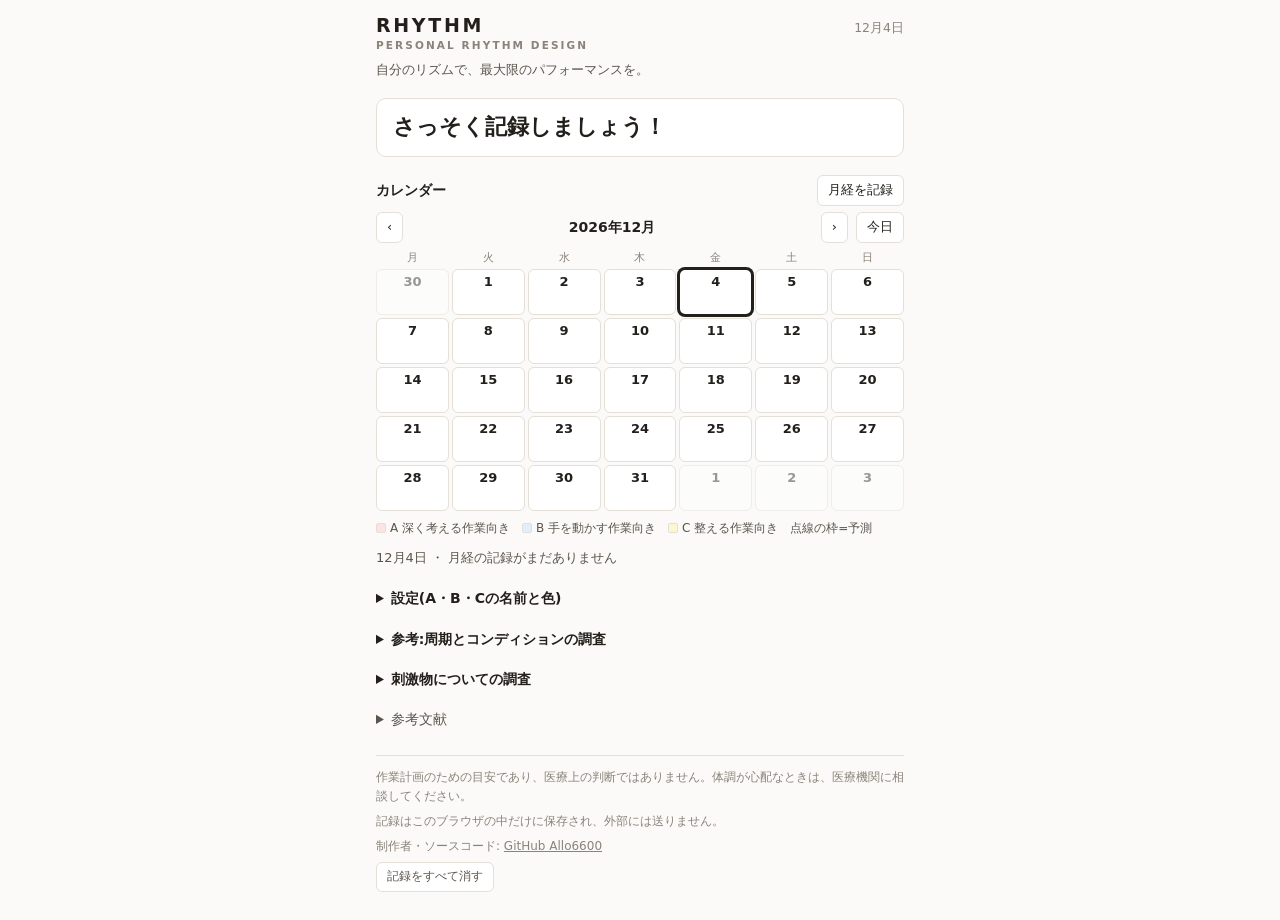
<file: extension/panel.html>
<!doctype html>
<html lang="ja">
<head>
<meta charset="utf-8">
<meta name="viewport" content="width=device-width,initial-scale=1">
<title>RHYTHM</title>
<link rel="stylesheet" href="panel.css">
</head>
<body>
<main>
  <header>
    <div>
      <h1>RHYTHM</h1>
      <div class="sub2">PERSONAL RHYTHM DESIGN</div>
    </div>
    <span id="today" class="muted"></span>
  </header>
  <p class="tagline">自分のリズムで、最大限のパフォーマンスを。</p>

  <section id="now" aria-live="polite"></section>

  <section id="feelBox" hidden>
    <h2>今日の体調</h2>
    <div class="seg" id="feel" role="group" aria-label="今日の体調">
      <button type="button" data-f="light">軽い</button>
      <button type="button" data-f="normal">ふつう</button>
      <button type="button" data-f="heavy">重い</button>
    </div>
  </section>

  <section id="advice"></section>

  <section>
    <div class="row">
      <h2>カレンダー</h2>
      <button type="button" id="recBtn" class="btn" aria-pressed="false">月経を記録</button>
    </div>
    <p id="recHint" class="hint" hidden aria-live="polite"></p>
    <div class="row nav">
      <button type="button" class="btn" id="prev" aria-label="前の月">‹</button>
      <strong id="monthTitle"></strong>
      <button type="button" class="btn" id="next" aria-label="次の月">›</button>
      <button type="button" class="btn" id="goToday">今日</button>
    </div>
    <div id="cal" class="cal"></div>
    <div class="legend" id="legend"></div>
    <div id="detail" class="detail"></div>
  </section>

  <section>
    <details class="set">
      <summary>設定(A・B・Cの名前と色)</summary>
      <div class="row sethead">
        <p class="muted">記号・名前・色を、自分の使いやすい形に変えられます。</p>
        <button type="button" id="setReset" class="btn small">もとに戻す</button>
      </div>
      <div id="setRows"></div>
      <div class="setrow calrow" id="calRow" hidden>
        <span class="calname" id="calLbl">色をGoogleカレンダーに反映する</span>
        <button type="button" id="calSync" class="btn calbtn" role="switch" aria-checked="false" aria-labelledby="calLbl">OFF</button>
      </div>
      <p class="muted" id="calHint" hidden>ONにすると、Googleカレンダーの月表示で、日付の背景がA・B・Cの色になります(予定は変わりません)。ONにするとき、calendar.google.com を開く許可を求められます。</p>

      <div class="phtbl-wrap">
        <table class="phtbl">
          <caption>時期ごとの状態と設計案</caption>
          <thead><tr><th scope="col">時期</th><th scope="col">状態</th><th scope="col">設計案</th></tr></thead>
          <tbody>
            <tr class="rA"><th scope="row">A 卵胞期</th><td>月経開始から排卵まで(長さは可変)。前半は月経中の症状が残ったり、後半は一時的な下腹部痛が出たりする人もいる。<sup class="rf">3</sup></td><td><ul><li>新しい学習や難しい作業を置く。</li><li>強度を上げる運動を入れる。</li><li>気分が上向く日に人と会う予定を入れる。</li></ul></td></tr>
            <tr class="rB"><th scope="row">B 黄体期</th><td>排卵後から次の月経まで(平均12.4日、幅7〜17日)。排卵後に基礎体温が0.2〜0.3℃ほど上がり、高めに続く。<sup class="rf">12</sup>月経前の5日間に、PMS症状が出る人がいる。<sup class="rf">3, 4</sup></td><td><ul><li>難しい作業は、月経の約1週間前までに前倒しする。</li><li>珈琲は1杯まで(個人用の目安。医学的な上限ではありません)。</li><li>月経前はいらだちや不安が出る日があると予告しておく。</li></ul></td></tr>
            <tr class="rC"><th scope="row">C 月経期</th><td>出血のある期間(アプリの記録データでは平均約4日、中央値4日)。<sup class="rf">13</sup>腹痛、腰痛、頭痛、疲れ、睡眠や胃腸の変化が出る人もいる。痛みは、開始の約24時間後にピークになる。<sup class="rf">5</sup></td><td><ul><li>予定変更しやすい作業単位を選ぶ。</li><li>痛みの出ない範囲で、軽い運動にする。</li><li>炭酸は控えてHOTドリンクにする。</li></ul></td></tr>
          </tbody>
        </table>
      </div>
    </details>
  </section>

  <section>
    <details class="set">
      <summary>参考:周期とコンディションの調査</summary>
      <div class="info" role="group" aria-label="周期とコンディションの調査">
        <p class="muted">「良い・やや良い」と答えた人の割合(JISS利用の女性アスリート233名。元の図の「良い」と「やや良い」を合算)<sup class="rf">8</sup></p>
        <div class="ph"><span class="m">月経期</span><span class="f">卵胞期(初期に月経期を含む)</span><span class="l">黄体期</span></div>
        <div class="cols">
          <div style="--v:15.4"><b>15.4%</b><i></i><span>月経期</span></div>
          <div class="peak" style="--v:29.2"><b>29.2%</b><i></i><span>月経終了後<br>約1週間</span></div>
          <div style="--v:15.9"><b>15.9%</b><i></i><span>月経間の中間<br>排卵前後</span></div>
          <div class="low" style="--v:9.9"><b>9.9%</b><i></i><span>次の月経前<br>約1週間</span></div>
        </div>
        <p class="take"><strong>月経終了後の約1週間</strong>がもっとも高く、月経前の約1週間が最も低い結果でした。</p>

        <h3>別の調査:最も調子がよい時期(トップアスリート630名)<sup class="rf">6</sup></h3>
        <div class="hb">
          <div class="top" style="--v:54.6"><span>月経後数日</span><i></i><b>54.6%</b></div>
          <div class="top" style="--v:21.9"><span>月経終了直後</span><i></i><b>21.9%</b></div>
          <div style="--v:8.4"><span>月経中</span><i></i><b>8.4%</b></div>
          <div style="--v:6.0"><span>黄体期</span><i></i><b>6.0%</b></div>
          <div class="none" style="--v:9.1"><span>周期と関係なし</span><i></i><b>9.1%</b></div>
        </div>
        <p class="take">「月経後」の2つを合わせると <strong>76.5%</strong>。</p>
        <p class="note">上段は調査の表現を平均的な周期の上に大まかに置いたもので、毎日の連続測定ではありません。個人差が大きいので、自分の記録とあわせて目安にしてください。</p>
      </div>
    </details>
  </section>

  <section>
    <details class="set">
      <summary>刺激物についての調査</summary>
      <div class="info">
        <h3>コーヒー</h3>
        <div class="grid">
          <div class="grp"><h4><em class="up">リスク↑</em></h4>
            <ul class="pts">
              <li>カフェインの多量摂取は、月経痛のリスク因子でした(大学生のメタ分析、オッズ比2.08)。<sup class="rf">1</sup></li>
              <li>1日3杯超のコーヒーは、月経痛と関連しました(女性医学生498名、調整オッズ比3.25、ただし信頼区間が広い 1.32〜8.04)。<sup class="rf">7</sup></li>
              <li>1日1杯超のコーヒーは、PMSと関連しました(タイの看護師423名、オッズ比2.32)。<sup class="rf">9</sup></li>
            </ul></div>
          <div class="grp"><h4><em class="mix">個人差大</em></h4>
            <ul class="pts">
              <li>コーヒーを飲む人は、中等度〜重度の月経痛が少ない傾向でした(中国の女子大学生、オッズ比0.45)。<sup class="rf">2</sup></li>
            </ul></div>
          <div class="grp"><h4><em class="hyp">参考</em></h4>
            <ul class="pts">
              <li>カフェインを除いたコーヒーでも、胃酸の分泌と血中のガストリンが高まりました(健康な男性8名の実験)。コーヒーをよく飲む人40名の試験では、唾液中のガストリンが一時的に上がりましたが、自己申告の胃腸症状への影響は見られませんでした。<sup class="rf">10, 11</sup></li>
            </ul></div>
          <div class="grp"><h4><em class="gap">未確認</em></h4>
            <ul class="pts">
              <li>月経に特化した胃腸症状の研究は、確認できていません。</li>
            </ul></div>
        </div>

        <h3>ほかの刺激物</h3>
        <div class="grid">
          <div class="grp"><h4><em class="up">リスク↑</em></h4>
            <ul class="pts">
              <li>冷たい飲み物は、月経痛のリスク因子でした(同じメタ分析、オッズ比1.72)。<sup class="rf">1</sup></li>
              <li>炭酸飲料は、月経痛のリスク因子でした(中国の女子大学生、オッズ比1.24)。摂取の頻度が高いほど、痛みが重いという関連も見られました。<sup class="rf">2</sup></li>
            </ul></div>
                    <div class="grp"><h4><em class="hyp">参考</em></h4>
            <ul class="pts">
              <li>辛味は、胃腸が過敏な一部の人で、胸やけや腹部の不快感を誘発することがあります(個人差が大きく、月経に特化した証拠ではありません)。<sup class="rf">14, 15</sup></li>
            </ul></div>
          <div class="grp"><h4><em class="gap">未確認</em></h4>
            <ul class="pts">
              <li>辛い食べ物・アルコールと月経痛の関連を示す研究は、確認できていません。</li>
            </ul></div>
        </div>
        <p class="note">オッズ比は、1より大きいほど「その習慣のある人で起こりやすい」という目安です(1より小さいと、起こりにくい)。すべて観察研究で、因果は確認されていません。</p>
      </div>
    </details>
  </section>

  <section>
    <details class="set plain">
      <summary>参考文献</summary>
      <ol class="refl">
        <li>Liu J, ほか. Study on the influencing factors of primary dysmenorrhea in female college students: systematic review and meta-analysis. Medicine (Baltimore) 2024. <a href="https://www.ncbi.nlm.nih.gov/pmc/articles/PMC11631030/" target="_blank" rel="noopener noreferrer">PMC11631030</a></li>
        <li>Wang L, ほか. Associations between soft drinks intake and primary dysmenorrhea among Chinese undergraduate female students. Scientific Reports 2024. <a href="https://doi.org/10.1038/s41598-024-71802-8" target="_blank" rel="noopener noreferrer">doi:10.1038/s41598-024-71802-8</a></li>
        <li>Bull JR, ほか. Real-world menstrual cycle characteristics of more than 600,000 menstrual cycles. npj Digital Medicine 2019. <a href="https://www.nature.com/articles/s41746-019-0152-7" target="_blank" rel="noopener noreferrer">nature.com</a></li>
        <li>PMS(月経前症候群)の診断基準の解説(ACOG基準). <a href="https://pmc.ncbi.nlm.nih.gov/articles/PMC4890701/" target="_blank" rel="noopener noreferrer">PMC4890701</a></li>
        <li>月経痛. MSDマニュアル家庭版. <a href="https://www.msdmanuals.com/home/women-s-health-issues/menstrual-disorders-and-abnormal-uterine-bleeding/menstrual-cramps" target="_blank" rel="noopener noreferrer">msdmanuals.com</a></li>
        <li>国立スポーツ科学センター(JISS). Health Management for Female Athletes Ver.3, 2018(図13, トップアスリート630名). <a href="https://www.jpnsport.go.jp/hpsc/study/publication/fdgpo20000000hsp-att/HMFAver3.pdf" target="_blank" rel="noopener noreferrer">PDF</a></li>
        <li>Adem MU, ほか. Primary dysmenorrhea among female medical students at Haramaya university: a cross sectional study in Harar, Eastern Ethiopia. Scientific Reports 2025. <a href="https://doi.org/10.1038/s41598-025-23680-x" target="_blank" rel="noopener noreferrer">doi:10.1038/s41598-025-23680-x</a></li>
        <li>日本スポーツ振興センター. 女性アスリートのためのコンディショニングブック(JISS利用の女性アスリート233名). <a href="https://www.jpnsport.go.jp/hpsc/study/publication/female_conditioning.html" target="_blank" rel="noopener noreferrer">jpnsport.go.jp</a></li>
        <li>Chayachinda C, ほか. Premenstrual syndrome in Thai nurses(看護師423名). J Psychosom Obstet Gynaecol 2008. <a href="https://pubmed.ncbi.nlm.nih.gov/18608818/" target="_blank" rel="noopener noreferrer">PubMed 18608818</a></li>
        <li>Feldman EJ, ほか. Gastric acid and gastrin response to decaffeinated coffee and a peptone meal. JAMA 1981. <a href="https://pubmed.ncbi.nlm.nih.gov/6894624/" target="_blank" rel="noopener noreferrer">PubMed 6894624</a></li>
        <li>Papakonstantinou E, ほか. Acute effects of coffee consumption on self-reported gastrointestinal symptoms, blood pressure and stress indices in healthy individuals. Nutr J 2016. <a href="https://pmc.ncbi.nlm.nih.gov/articles/PMC4791892/" target="_blank" rel="noopener noreferrer">PMC4791892</a></li>
        <li>Schmalenberger KM, ほか. How to study the menstrual cycle: Practical tools and recommendations. Psychoneuroendocrinology 2021. <a href="https://pmc.ncbi.nlm.nih.gov/articles/PMC8363181/" target="_blank" rel="noopener noreferrer">PMC8363181</a></li>
        <li>Li K, ほか. Characterizing physiological and symptomatic variation in menstrual cycles using self-tracked mobile-health data(37.8万人). npj Digital Medicine 2020. <a href="https://pmc.ncbi.nlm.nih.gov/articles/PMC7250828/" target="_blank" rel="noopener noreferrer">PMC7250828</a></li>
        <li>Führer M, ほか. A placebo-controlled trial of an oral capsaicin load in patients with functional dyspepsia. Neurogastroenterol Motil 2011. <a href="https://pubmed.ncbi.nlm.nih.gov/21883698/" target="_blank" rel="noopener noreferrer">PubMed 21883698</a></li>
        <li>Patcharatrakul T, ほか. Acute effects of red chili on gastric accommodation and upper gastrointestinal symptoms in healthy volunteers and GERD patients. Nutrients 2020. <a href="https://pubmed.ncbi.nlm.nih.gov/33291700/" target="_blank" rel="noopener noreferrer">PubMed 33291700</a></li>
      </ol>
    </details>
  </section>

  <footer>
    <p id="cycleNote" hidden></p>
    <p>作業計画のための目安であり、医療上の判断ではありません。体調が心配なときは、医療機関に相談してください。</p>
    <p>記録はこのブラウザの中だけに保存され、外部には送りません。</p>
    <p>制作者・ソースコード: <a href="https://github.com/Allo6600/today-state-share" target="_blank" rel="noopener noreferrer">GitHub Allo6600</a></p>
    <button type="button" id="wipe" class="btn small">記録をすべて消す</button>
  </footer>
</main>
<script src="core.js"></script>
<script src="panel.js"></script>
</body>
</html>
</file>
<file: extension/panel.css>
:root{
  --bg:#fbfaf8;--panel:#ffffff;--ink:#23201c;--ink-2:#5b554d;--ink-3:#8a8379;--line:#e4dfd7;
  --za:#e53935;--zb:#42a5f5;--zc:#fdd835;--zas:#fbe4e3;--zbs:#e1effd;--zcs:#fdf6cf;--today:#23201c;
}
@media (prefers-color-scheme:dark){
  :root:not([data-theme="light"]){
    --bg:#171512;--panel:#1f1c18;--ink:#f1ede6;--ink-2:#b9b2a7;--ink-3:#8d867b;--line:#38332c;
    --zas:#4a2523;--zbs:#1d3550;--zcs:#4b4318;--today:#f1ede6;
  }
}
*{box-sizing:border-box}
body{margin:0;background:var(--bg);color:var(--ink);font:14px/1.6 system-ui,-apple-system,"Hiragino Sans","Yu Gothic UI","Meiryo",sans-serif}
main{padding:14px 16px 28px;max-width:560px;margin:0 auto}
header{display:flex;align-items:baseline;justify-content:space-between;gap:8px;margin-bottom:6px}
h1{font-size:17px;margin:0}
h2{font-size:14px;margin:0}
section{margin:18px 0}
.muted{color:var(--ink-3);font-size:12.5px}
.row{display:flex;align-items:center;gap:8px;justify-content:space-between;margin-bottom:6px}
.nav{justify-content:flex-start}.nav strong{flex:1;text-align:center}
.btn{font:inherit;font-size:13px;background:var(--panel);color:var(--ink);border:1px solid var(--line);border-radius:6px;padding:4px 10px;cursor:pointer}
.btn:hover{border-color:var(--ink-2)}
.btn[aria-pressed=true]{background:var(--ink);color:var(--bg)}
.btn.small{font-size:12px;color:var(--ink-2)}
.hint{margin:4px 0 8px;padding:6px 10px;background:var(--panel);border:1px solid var(--line);border-radius:6px;color:var(--ink-2);font-size:13px}

/* 今日のカード */
.card{background:var(--panel);border:1px solid var(--line);border-radius:10px;padding:14px 16px}
.card .big{font-size:22px;font-weight:700;line-height:1.3}
.card .sub{color:var(--ink-2);margin-top:4px}
.chip{display:inline-block;font-size:12px;font-weight:700;border-radius:99px;padding:1px 10px;margin-left:6px;vertical-align:middle;border:1px solid var(--line)}
.chip.A{background:var(--zas)}.chip.B{background:var(--zbs)}.chip.C{background:var(--zcs)}
.empty{color:var(--ink-2)}

/* 体調 */
.seg{display:flex;gap:6px}
.seg button{flex:1;font:inherit;background:var(--panel);color:var(--ink);border:1px solid var(--line);border-radius:6px;padding:6px 0;cursor:pointer}
.seg button[aria-pressed=true]{background:var(--ink);color:var(--bg)}

/* 提案 */
.cat{margin:14px 0 0}
.cat h3{font-size:12.5px;color:var(--ink-3);margin:0 0 4px;font-weight:600}
.item{background:var(--panel);border:1px solid var(--line);border-radius:8px;padding:10px 12px;margin-bottom:6px}
.item p{margin:0}
.badge{display:inline-block;font-size:11.5px;color:var(--ink-2);border:1px solid var(--line);border-radius:4px;padding:0 6px;margin:6px 6px 0 0}
details.refs{margin-top:6px}
details.refs summary{cursor:pointer;color:var(--ink-2);font-size:12.5px}
.ref{margin:8px 0 0;padding-left:10px;border-left:3px solid var(--line);font-size:12.5px;color:var(--ink-2)}
.ref a{color:inherit;font-weight:600}
.limit{color:var(--ink-3);font-size:12px;margin:2px 0 0}

/* カレンダー */
.cal{display:grid;grid-template-columns:repeat(7,minmax(0,1fr));gap:3px}
.cal .dow{font-size:11px;color:var(--ink-3);text-align:center}
.cal button{font:inherit;background:var(--panel);color:var(--ink);border:1px solid var(--line);border-radius:6px;padding:2px 0 3px;min-height:46px;cursor:pointer;display:flex;flex-direction:column;align-items:center;gap:0;min-width:0}
.cal button.zA{background:var(--zas)}.cal button.zB{background:var(--zbs)}.cal button.zC{background:var(--zcs)}
.cal button.est{border-style:dashed;border-color:var(--ink-3)}
.cal button.out{opacity:.45}
.cal button.today{outline:2px solid var(--today);outline-offset:-1px}
.cal button.sel{box-shadow:0 0 0 2px var(--ink)}
.cal button .n{font-weight:700;font-size:13px}
.cal button .z{font-size:10.5px;color:var(--ink-2)}
.cal button .m{font-size:10px;color:var(--za)}
.cal.rec button{cursor:copy}
.legend{display:flex;flex-wrap:wrap;gap:4px 12px;font-size:12px;color:var(--ink-2);margin-top:8px}
.legend i{display:inline-block;width:10px;height:10px;border-radius:2px;margin-right:4px;vertical-align:-1px;border:1px solid var(--line)}
.detail{margin-top:10px;font-size:13px;color:var(--ink-2)}
footer{margin-top:24px;padding-top:12px;border-top:1px solid var(--line);color:var(--ink-3);font-size:12px}
footer p{margin:0 0 6px}
:focus-visible{outline:2px solid var(--ink);outline-offset:2px}

/* 設定 */
details.set summary{cursor:pointer;font-weight:700;font-size:14px}
.setrow{display:flex;gap:6px;align-items:center;margin:6px 0}
.setrow .was{width:1.2em;color:var(--ink-3);font-size:12px}
.in{font:inherit;font-size:13px;background:var(--panel);color:var(--ink);border:1px solid var(--line);border-radius:6px;padding:4px 6px;min-width:0}
.in.mark{width:3.4em;text-align:center}.in.name{flex:1}
.in.color{width:38px;height:30px;padding:1px;cursor:pointer}


/* 設定内の調査グラフ */
.info{margin-top:18px;padding-top:14px;border-top:1px solid var(--line);--acc:#2a6079;--acc-s:#b9cfd9}
@media (prefers-color-scheme:dark){:root:not([data-theme="light"]) .info{--acc:#7db6d0;--acc-s:#3a5361}}
.info h3{font-size:13px;margin:14px 0 4px}.info h3:first-child{margin-top:0}
.info .muted{margin:0 0 8px}
.info .ph{display:grid;grid-template-columns:1fr 2fr 1fr;gap:2px;font-size:11px;text-align:center;color:var(--ink-2)}
.info .ph span{padding:2px 2px;border-radius:4px 4px 0 0}
.info .ph .m{background:var(--zas)}.info .ph .f{background:var(--zbs)}.info .ph .l{background:var(--zcs)}
.info .cols{display:grid;grid-template-columns:repeat(4,1fr);gap:2px;align-items:end;height:150px;padding-top:4px;border-bottom:1px solid var(--ink-3)}
.info .cols div{display:flex;flex-direction:column;justify-content:flex-end;align-items:center;height:100%;position:relative}
.info .cols i{display:block;width:60%;height:calc(var(--v) * 4px);background:var(--acc-s);border-radius:4px 4px 0 0}
.info .cols .peak i{background:var(--acc)}
.info .cols b{font-size:12.5px;color:var(--ink-2);margin-bottom:2px;order:-1}
.info .cols .peak b{color:var(--acc);font-size:14px}
.info .cols span{position:absolute;top:100%;left:0;right:0;text-align:center;font-size:10.5px;line-height:1.3;color:var(--ink-2);padding-top:4px}
.info .cols{margin-bottom:46px}
.info .hb{display:grid;gap:5px}
.info .hb div{display:grid;grid-template-columns:6.4em 1fr 3em;align-items:center;gap:6px;font-size:12px;color:var(--ink-2)}
.info .hb i{display:block;height:14px;width:calc(var(--v) / 60 * 100%);background:var(--acc-s);border-radius:0 4px 4px 0}
.info .hb .top i{background:var(--acc)}
.info .hb .none i{background:var(--line)}
.info .hb .none span{font-style:italic}
.info .hb b{font-weight:600;text-align:right;color:var(--ink)}
.info .take{margin:8px 0 0;padding:6px 10px;background:var(--panel);border-left:3px solid var(--acc);border-radius:4px;font-size:12.5px;color:var(--ink-2)}
.info .take strong{color:var(--ink)}
.info .note{margin:10px 0 0;font-size:11.5px;color:var(--ink-3)}

.info .pts{list-style:none;margin:4px 0 0;padding:0;display:grid;gap:6px}
.info .pts li{background:var(--panel);border:1px solid var(--line);border-radius:8px;padding:7px 10px;font-size:12.5px;color:var(--ink-2)}
.info .pts em{display:inline-block;font-style:normal;font-size:11px;font-weight:700;border-radius:99px;padding:0 8px;margin-right:6px;border:1px solid var(--line);color:var(--ink)}
.info .pts em.up{background:var(--zas)}.info .pts em.mix{background:var(--zbs)}.info .pts em.hyp{background:var(--zcs)}.info .pts em.gap{background:var(--bg);color:var(--ink-3)}

.info .grid{display:grid;gap:10px;margin-top:6px}
.info .grp{background:var(--panel);border:1px solid var(--line);border-radius:10px;padding:8px 10px}
.info .grp h4{margin:0 0 4px;font-size:12px}
.info .grp .pts{display:block;margin:0;padding:0 0 0 1.1em;list-style:disc}
.info .grp .pts li{background:none;border:0;border-radius:0;padding:2px 0}
.info .pts em.none{background:var(--zbs)}
.info .pts em.mix{background:var(--zbs)}
.info .grp h4 em{display:inline-block;font-style:normal;font-size:12px;font-weight:700;border-radius:99px;padding:1px 10px;border:1px solid var(--line);color:var(--ink)}
.info .grp h4 em.up{background:var(--zas)}.info .grp h4 em.mix,.info .grp h4 em.none{background:var(--zbs)}.info .grp h4 em.hyp{background:var(--zcs)}.info .grp h4 em.gap{background:var(--bg);color:var(--ink-3)}

/* 時期の表 */
.phtbl-wrap{margin-top:16px;padding-top:14px;border-top:1px solid var(--line);overflow-x:auto}
.phtbl{border-collapse:collapse;width:100%;font-size:12px;line-height:1.5;color:var(--ink-2)}
.phtbl caption{text-align:left;font-weight:700;font-size:13px;color:var(--ink);margin-bottom:6px}
.phtbl th,.phtbl td{border:1px solid var(--line);padding:6px 7px;vertical-align:top;text-align:left}
.phtbl thead th{background:var(--panel);color:var(--ink);font-size:12px}
.phtbl tbody th{width:4.2em;color:var(--ink);white-space:nowrap}
.phtbl .rA th{background:var(--zas)}.phtbl .rB th{background:var(--zbs)}.phtbl .rC th{background:var(--zcs)}
.phtbl td:nth-child(2){width:42%}
.phtbl ul{margin:0;padding-left:1.1em;list-style:disc}
.phtbl li{margin:0 0 5px}.phtbl li:last-child{margin:0}

.card .tiplb{display:inline-block;font-size:11px;font-weight:700;color:var(--ink);border:1px solid var(--ink-3);border-radius:4px;padding:0 6px;margin-right:6px;vertical-align:1px}

.rf{font-size:9.5px;color:var(--ink-3);margin-left:2px;font-weight:400}
details.plain summary{font-weight:400;color:var(--ink-2)}
.refl{margin:8px 0 0;padding-left:1.4em;font-size:12px;color:var(--ink-2);font-weight:400}
.refl li{margin-bottom:6px}.refl a{color:inherit}

/* ブランド表示 */
header h1{font-size:19px;letter-spacing:.14em;line-height:1.2}
header .sub2{font-size:10.5px;letter-spacing:.2em;color:var(--ink-3);font-weight:600}
.tagline{margin:2px 0 8px;font-size:13px;color:var(--ink-2)}

/* Googleカレンダー反映のON/OFF */
.calrow{justify-content:space-between;margin-top:10px}
.calname{font-size:13px}
.calbtn{min-width:56px;font-weight:700}
.calbtn[aria-checked=true]{background:var(--ink);color:var(--bg)}

.sethead{align-items:flex-start;gap:10px}.sethead .muted{margin:0;flex:1}.sethead .btn{flex:none;white-space:nowrap}

footer a{color:inherit}
</file>
